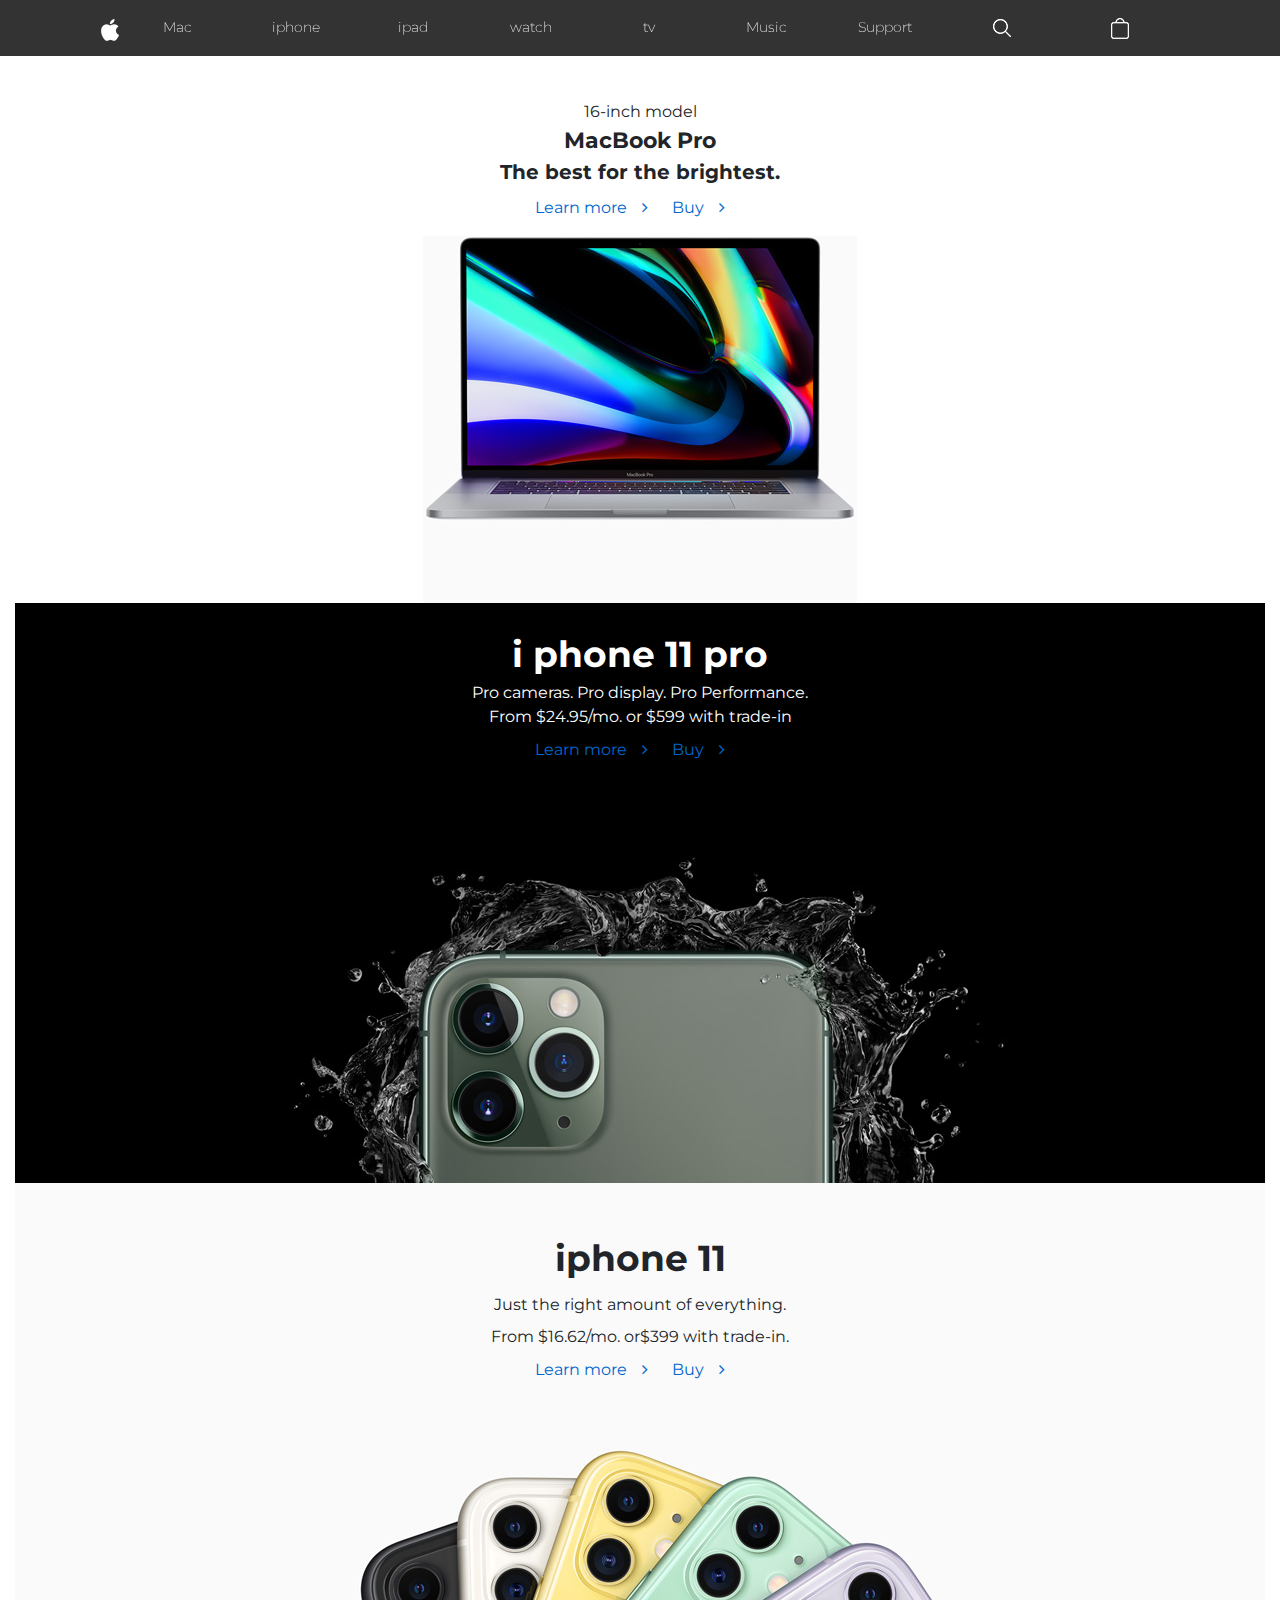
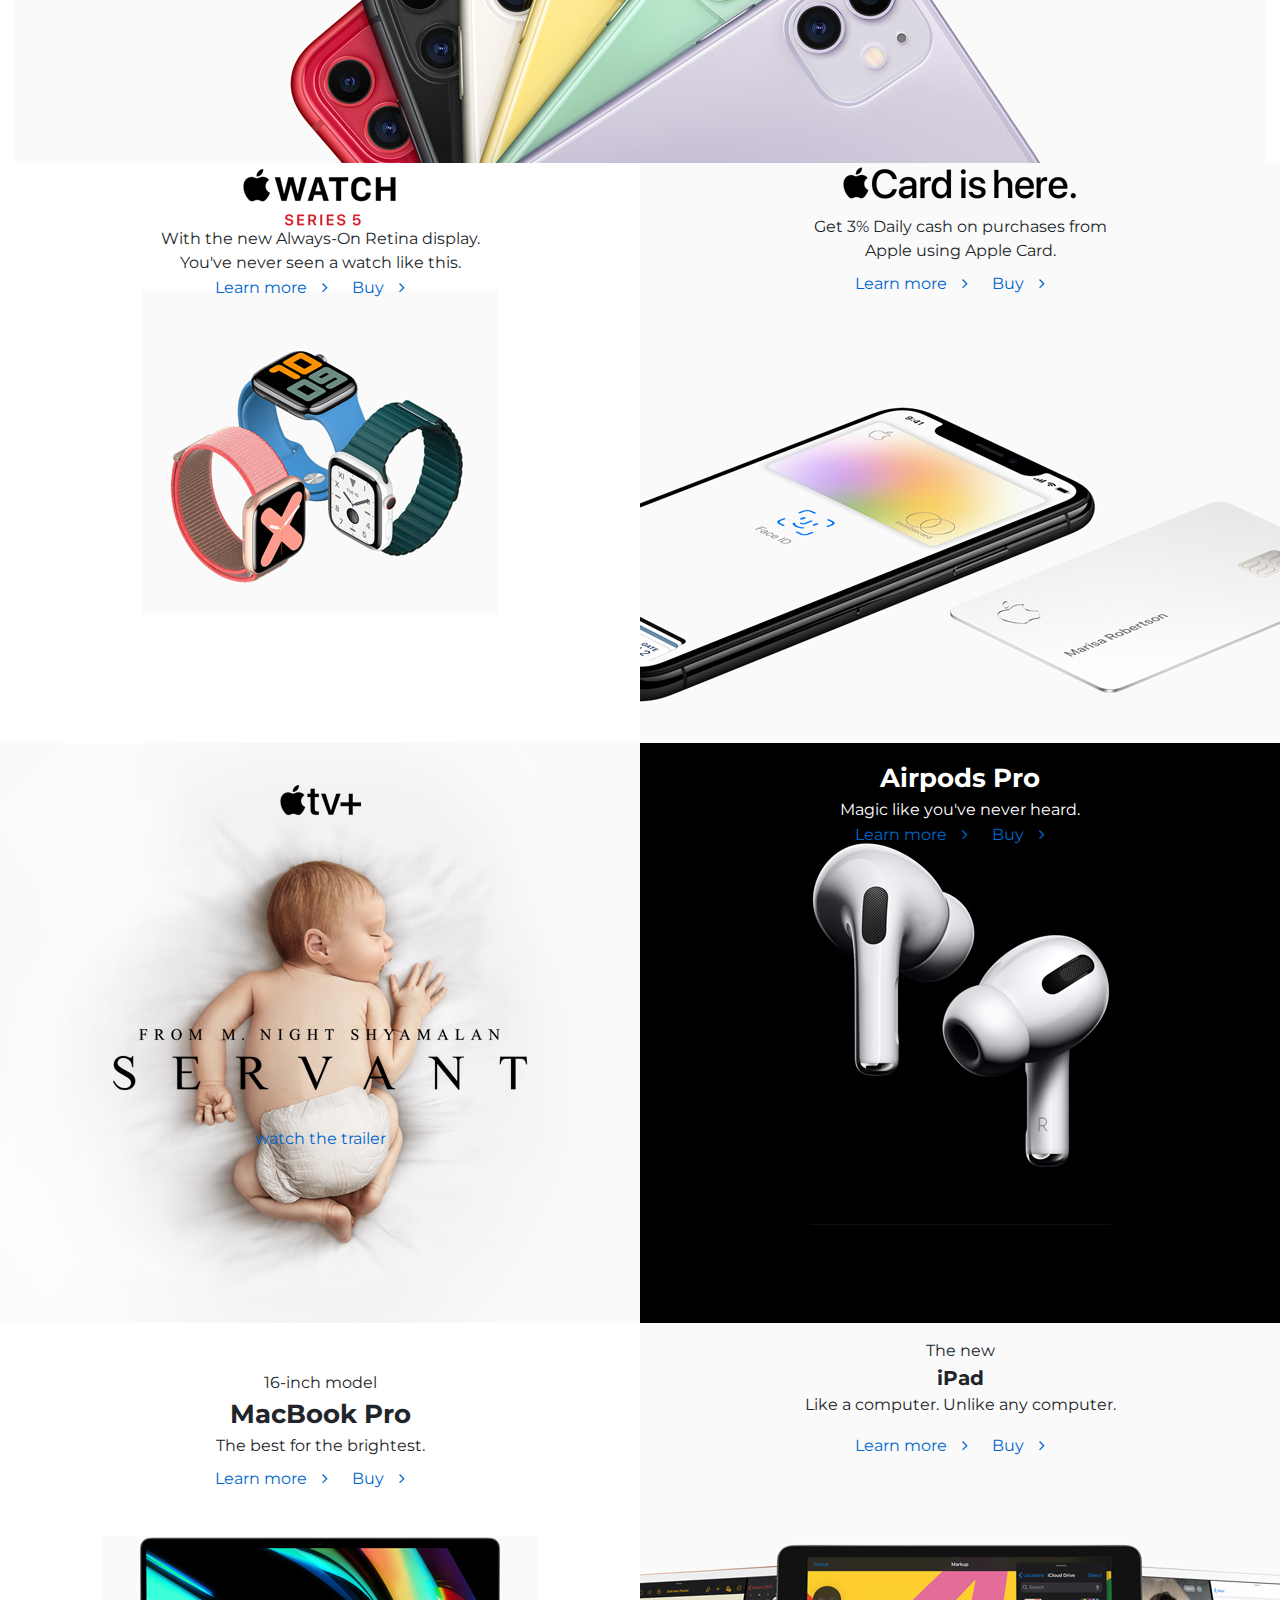
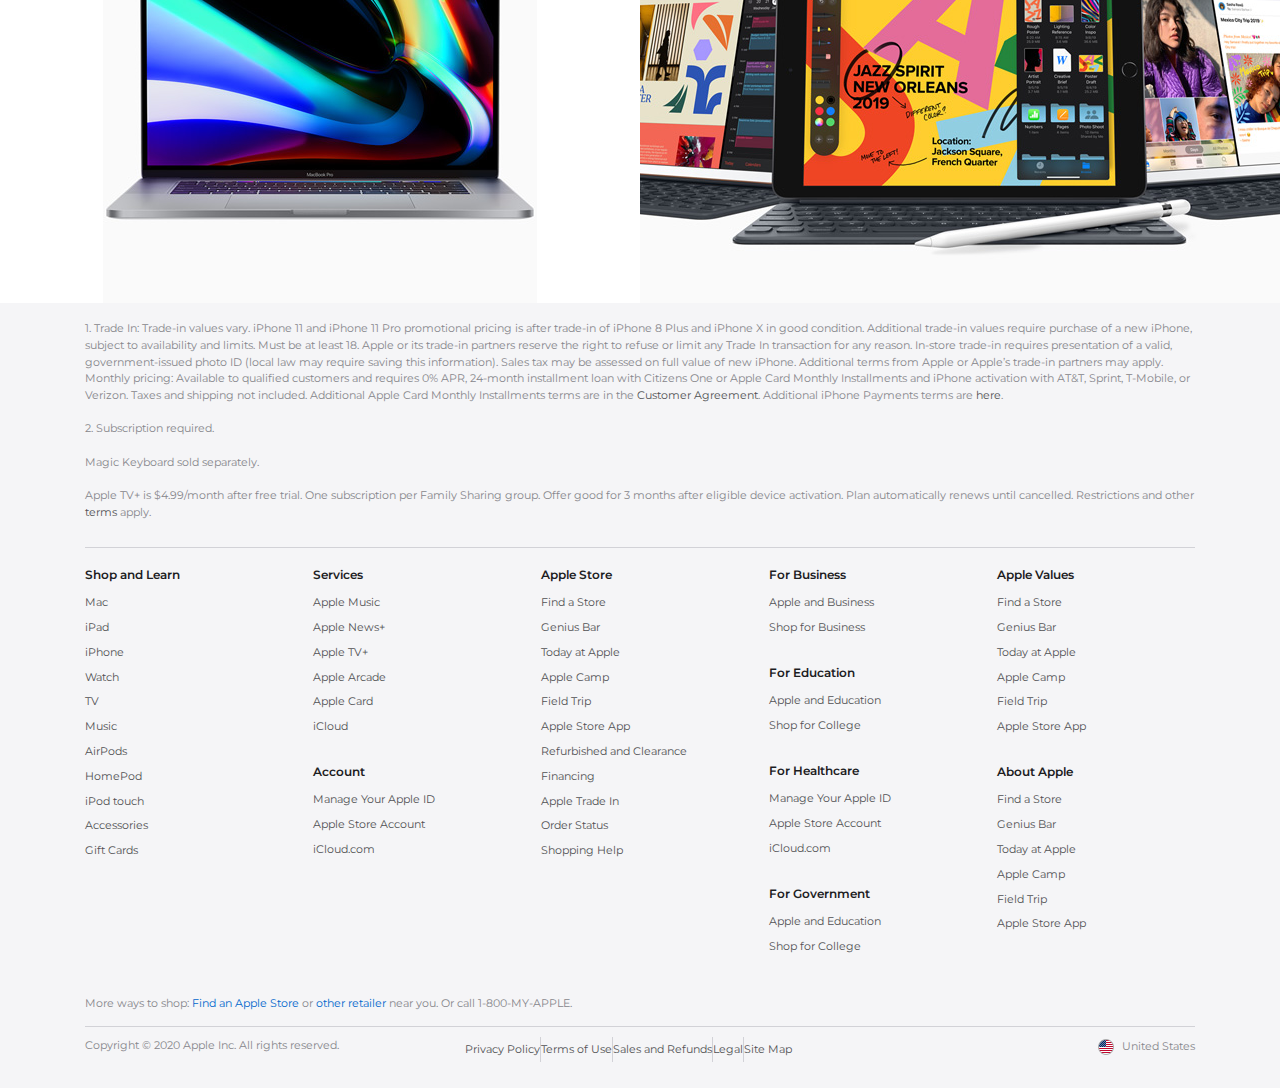
<file: BootstrapProject/apple-responsive-staring-base-code/index.html>
<!DOCTYPE html>
<html>

<head>
  <title>Apple Responsive Replica</title>

  <!-- Some meta tags -->
  <meta charset="utf-8" />
  <meta name="viewport" content="width=device-width, initial-scale=1, shrink-to-fit=no" />
  <meta name="title" content="Apple Responsive Replica" />
  <meta name="description" content="A responsive replica of Apple's website" />
  <link rel='icon' href='images/icons/favicon.ico' type='image/x-icon' />

  <!-- Link to the Font-Awesome Font -->
  <link rel="stylesheet" href="https://maxcdn.bootstrapcdn.com/font-awesome/4.6.2/css/font-awesome.min.css" />

  <!-- Link to Montserrat font from Google Fonts-->
  <link
    href="https://fonts.googleapis.com/css?family=Montserrat:200,200i,300,300i,400,600,600i,700,700i,800,800i,900,900i&display=swap"
    rel="stylesheet" />
  


  <!-- Styles -->
  <!-- Bootstrap Styles -->
  <link rel="stylesheet" type="text/css" href="css/bootstrap.css" />
  <!-- Custom Styles -->
  <link rel="stylesheet" type="text/css" href="css/styles.css" />
</head>

<body>
  <!-- Header navigation -->
  <div class="nav-wrapper fixed-top">
    <div class="container">
      <nav class="navbar navbar-toggleable-sm navbar-expand-md">
        <button class="navbar-toggler navbar-toggler-right" type="button" data-toggle="collapse"
          data-target=".navbar-collapse">
          ☰
        </button>
        <a class="navbar-brand mx-auto" href="#"><img src="images/icons/logo-sm.png" /></a>

        <div class="navbar-collapse collapse">
          <ul class="navbar-nav nav-justified w-100 nav-fill">
            <li class="nav-item">
              <a class="nav-link js-scroll-trigger" href="/mac/">Mac</a>
            </li>
            <li class="nav-item">
              <a class="nav-link js-scroll-trigger" href="#">iphone</a>
            </li>
            <li class="nav-item">
              <a class="nav-link js-scroll-trigger" href="#">ipad</a>
            </li>
            <li class="nav-item">
              <a class="nav-link js-scroll-trigger" href="#">watch</a>
            </li>
            <li class="nav-item">
              <a class="nav-link js-scroll-trigger" href="#">tv</a>
            </li>
            <li class="nav-item">
              <a class="nav-link js-scroll-trigger" href="#">Music</a>
            </li>
            <li class="nav-item">
              <a class="nav-link js-scroll-trigger" href="#">Support</a>
            </li>
            <li class="nav-item">
              <a class="nav-link js-scroll-trigger" href="/search/"><img src="images/icons/search-icon-sm.png" /></a>
            </li>
            <li class="nav-item">
              <a class="nav-link js-scroll-trigger" href="/cart/"><img src="images/icons/cart-sm.png" /></a>
            </li>
          </ul>
        </div>
      </nav>
    </div>
  </div>

  <!-- Your code goes in here -->
  <!--  -->
  <div class="top-100">
    <div class="container">
      <p></p>
    </div>
  </div>
  
  <!-- first-section -->
  <section class="container-fluid">
    <div class="first-wrapper text-center">
      <div> 16-inch model</div>
      <div class="mac">MacBook Pro</div>
      <div class=" bright pb-2">The best for the brightest.</div>
      <div>
        <ul class="links-wrapper links ">
          <li><a href="">Learn more</a> 
            
          </li>
          <li><a href="">Buy</a></li>
        </ul>
      </div>
      <div class first-macbook><img src="./images/home/macbook-pro.jpg" alt=""></div>
    </div>
  </section>
  <!-- second-section -->
  <section class="container-fluid">
    <div class="second-wrapper text-center">
      <div class=" iphone pt-4">i phone 11 pro</div>
      <div>Pro cameras. Pro display. Pro Performance.</div>
      <div>From $24.95/mo. or $599 with trade-in</div>
      <div>
        <ul class="links-wrapper pt-2 links">
        <li> <a href="">Learn more</a></li>
        <li> <a href="">Buy</a></li>
        </ul>
      </div>   
    </div>
  </section>
  <!-- third-section -->
  <section class="container-fluid">
    <div class="third-wrapper text-center">
      <div class="iphone11 pt-5">iphone 11 </div>
      <div class="pt-2">Just the right amount of everything.</div>
      <div class="pt-2">From $16.62/mo. or$399 with trade-in.</div>
      <div>
        <ul class="links-wrapper pt-2 links-wrapper-2 links">
          <li><a href="">Learn more</a></li>
          <li><a href="">Buy</a></li>
        </ul>
      </div>
    </div>
  </section>
  <!-- fourth-section -->
  <section class="container-fluid">
    <div class="fourth-wrapper text-center row ">
      <div class="fourth-wrapper-left col-md-6">
        <div class="pt-1">
          <img src="./images/icons/watch-series5-logo.png" alt="">
        </div>
        <div>With the new Always-On Retina display.</div>
        <div>You've never seen a watch like this.</div>
        <div>
          <ul class="links-wrapper links-wrapper links">
            <li><a href="">Learn more</a></li>
            <li><a href="">Buy</a></li>
          </ul>
        </div>
      </div>
<div class="fourth-wrapper-right col-md-6">
  <div class="pt-1" >
    <img src="./images/icons/apple-card-logo.png" alt="">
  </div>
  <div class="pt-3">Get 3% Daily cash on purchases from</div>
  <div>Apple using Apple Card.</div>
  <div>
    <ul class="links-wrapper pt-2 links">
      <li><a href="">Learn more</a></li>
      <li><a href="">Buy</a></li>
    </ul>
  </div>
</div>
    </div>
  </section>
  <!-- fifth-section -->
  <section class="container-fluid">
    <div class="fifth-wrapper text-center row">
      <div class="fifth-wrapper-left col-md-6">
        <div>
        <div class="logo-wrapper">
          <img src="./images/icons/apple-tv-logo.png" alt="">
        </div>
        <div class="servant">
          <img src="./images/icons/servant-logo.png" alt="">
        </div>
        <div class="trailer"><a href="">watch the trailer</a></div></div>
      </div>
      <div class="fifth-wrapper-right col-md-6">
        <div class="wrapper5">
        <div class="airpods pt-3">Airpods Pro</div>
        <div>Magic like you've never heard.</div>
        <ul class="links-wrapper links-wrapper-2 links">
          <li><a href="">Learn more</a></li>
          <li><a href="">Buy</a></li>
        </ul>
        
      </div>
    </div>
  </section>
  <!-- sixth-section -->
  <section class="container-fluid">
    <div class="sixth-wrapper text-center row">
      <div class="sixthleft-side-wrapper col-md-6">
        <div class="pt-5">16-inch model</div>
        <div class="macbook">MacBook Pro</div>
        <div>The best for the brightest.</div>
        <div>
          <ul class="links-wrapper pt-2 links-wrapper-1 links">
            <li><a href="">Learn more</a></li>
            <li><a href="">Buy</a></li>
          </ul>
        </div>
      </div>
      <div class="right-side-wrapper col-md-6">
        <div class="pt-3">The new</div>
        <div class="ipad">iPad</div>
        <div>Like a computer. Unlike any computer.</div>
        <div>
          <ul class="links-wrapper pt-3 links">
            <li><a href="">Learn more</a></li>
            <li><a href="">Buy</a></li>
          </ul>
        </div>
      </div>
    </div>
  </section>





  <!-- Footer section stats here -->
  <footer class="footer-wrapper">
    <div class="container">
      <div class="upper-text-container">
        <p>
          1. Trade In: Trade‑in values vary. iPhone 11 and iPhone 11 Pro
          promotional pricing is after trade‑in of iPhone 8 Plus and iPhone X
          in good condition. Additional trade‑in values require purchase of a
          new iPhone, subject to availability and limits. Must be at least 18.
          Apple or its trade-in partners reserve the right to refuse or limit
          any Trade In transaction for any reason. In‑store trade‑in requires
          presentation of a valid, government-issued photo ID (local law may
          require saving this information). Sales tax may be assessed on full
          value of new iPhone. Additional terms from Apple or Apple’s trade-in
          partners may apply. Monthly pricing: Available to qualified
          customers and requires 0% APR, 24-month installment loan with
          Citizens One or Apple Card Monthly Installments and iPhone
          activation with AT&T, Sprint, T-Mobile, or Verizon. Taxes and
          shipping not included. Additional Apple Card Monthly Installments
          terms are in the
          <a href="https://www.goldmansachs.com/terms-and-conditions/Apple-Card-Customer-Agreement.pdf" target="_blank">
            Customer Agreement</a>. Additional iPhone Payments terms are
          <a href="https://www.apple.com/legal/sales-support/iphoneinstallments_us/">
            here</a>.
        </p>
        <p>
          2. Subscription required.<br /><br />
          Magic Keyboard sold separately.<br /><br />
          Apple TV+ is $4.99/month after free trial. One subscription per
          Family Sharing group. Offer good for 3 months after eligible device
          activation. Plan automatically renews until cancelled. Restrictions
          and other <a href="https://www.apple.com/promo/">terms </a> apply.
        </p>
      </div>
      <div class="footer-links-wrapper row">
        <div class="links-wrapper-1 col-sm-12 col-md">
          <h3>Shop and Learn</h3>
          <ul>
            <li><a href="#">Mac</a></li>
            <li><a href="#">iPad</a></li>
            <li><a href="#">iPhone</a></li>
            <li><a href="#">Watch</a></li>
            <li><a href="#">TV</a></li>
            <li><a href="#">Music</a></li>
            <li><a href="#">AirPods</a></li>
            <li><a href="#">HomePod</a></li>
            <li><a href="#">iPod touch</a></li>
            <li><a href="#">Accessories</a></li>
            <li><a href="#">Gift Cards</a></li>
          </ul>
        </div>
        <div class="links-wrapper-2 col-sm-12 col-md">
          <h3>Services</h3>
          <ul>
            <li><a href="#">Apple Music</a></li>
            <li><a href="#">Apple News+</a></li>
            <li><a href="#">Apple TV+</a></li>
            <li><a href="#">Apple Arcade</a></li>
            <li><a href="#">Apple Card</a></li>
            <li><a href="#">iCloud</a></li>
          </ul>
          <h3>Account</h3>
          <ul>
            <li><a href="#">Manage Your Apple ID</a></li>
            <li><a href="#">Apple Store Account</a></li>
            <li><a href="#">iCloud.com</a></li>
          </ul>
        </div>
        <div class="links-wrapper-3 col-sm-12 col-md">
          <h3>Apple Store</h3>
          <ul>
            <li><a href="#">Find a Store</a></li>
            <li><a href="#">Genius Bar</a></li>
            <li><a href="#">Today at Apple</a></li>
            <li><a href="#">Apple Camp</a></li>
            <li><a href="#">Field Trip</a></li>
            <li><a href="#">Apple Store App</a></li>
            <li><a href="#">Refurbished and Clearance</a></li>
            <li><a href="#">Financing</a></li>
            <li><a href="#">Apple Trade In</a></li>
            <li><a href="#">Order Status</a></li>
            <li><a href="#">Shopping Help</a></li>
          </ul>
        </div>
        <div class="links-wrapper-4 col-sm-12 col-md">
          <h3>For Business</h3>
          <ul>
            <li><a href="#">Apple and Business</a></li>
            <li><a href="#">Shop for Business</a></li>
          </ul>
          <h3>For Education</h3>
          <ul>
            <li><a href="#">Apple and Education</a></li>
            <li><a href="#">Shop for College</a></li>
          </ul>
          <h3>For Healthcare</h3>
          <ul>
            <li><a href="#">Manage Your Apple ID</a></li>
            <li><a href="#">Apple Store Account</a></li>
            <li><a href="#">iCloud.com</a></li>
          </ul>
          <h3>For Government</h3>
          <ul>
            <li><a href="#">Apple and Education</a></li>
            <li><a href="#">Shop for College</a></li>
          </ul>
        </div>
        <div class="links-wrapper-5 col-sm-12 col-md">
          <h3>Apple Values</h3>
          <ul>
            <li><a href="#">Find a Store</a></li>
            <li><a href="#">Genius Bar</a></li>
            <li><a href="#">Today at Apple</a></li>
            <li><a href="#">Apple Camp</a></li>
            <li><a href="#">Field Trip</a></li>
            <li><a href="#">Apple Store App</a></li>
          </ul>
          <h3>About Apple</h3>
          <ul>
            <li><a href="#">Find a Store</a></li>
            <li><a href="#">Genius Bar</a></li>
            <li><a href="#">Today at Apple</a></li>
            <li><a href="#">Apple Camp</a></li>
            <li><a href="#">Field Trip</a></li>
            <li><a href="#">Apple Store App</a></li>
          </ul>
        </div>
      </div>
      <div class="my-apple-wrapper">
        More ways to shop: <a href="#">Find an Apple Store</a> or
        <a href="#">other retailer</a> near you. Or call 1-800-MY-APPLE.
      </div>
      <div class="copyright-wrapper row">
        <div class="
              copyright
              col-sm-12
              order-2
              col-md-8
              order-md-1
              col-lg-4
              order-lg-1
            ">
          Copyright &copy; 2020 Apple Inc. All rights reserved.
        </div>
        <div class="footer-links-terms col-sm-12 order-3 col-lg-6 order-lg-2">
          <ul>
            <li><a href="#">Privacy Policy</a></li>
            <li><a href="#">Terms of Use</a></li>
            <li><a href="#">Sales and Refunds</a></li>
            <li><a href="#">Legal</a></li>
            <li><a href="#">Site Map</a></li>
          </ul>
        </div>
        <div class="
              footer-country
              col-sm-12
              order-1
              col-md-4
              order-md-2
              text-md-right
              col-lg-2
              order-lg-3
            ">
          <div class="flag-wrapper"><img src="images/icons/16.png" /></div>
          <div class="footer-country-name">United States</div>
        </div>
      </div>
    </div>
  </footer>
  <!-- Footer section ends here -->

  <!-- Javascript -->

  <!-- jQuery -->
  <script src="https://ajax.googleapis.com/ajax/libs/jquery/3.4.1/jquery.min.js"></script>

  <!-- Bootsrap JS -->
  <script src="js/bootstrap.js"></script>
</body>

</html>
</file>
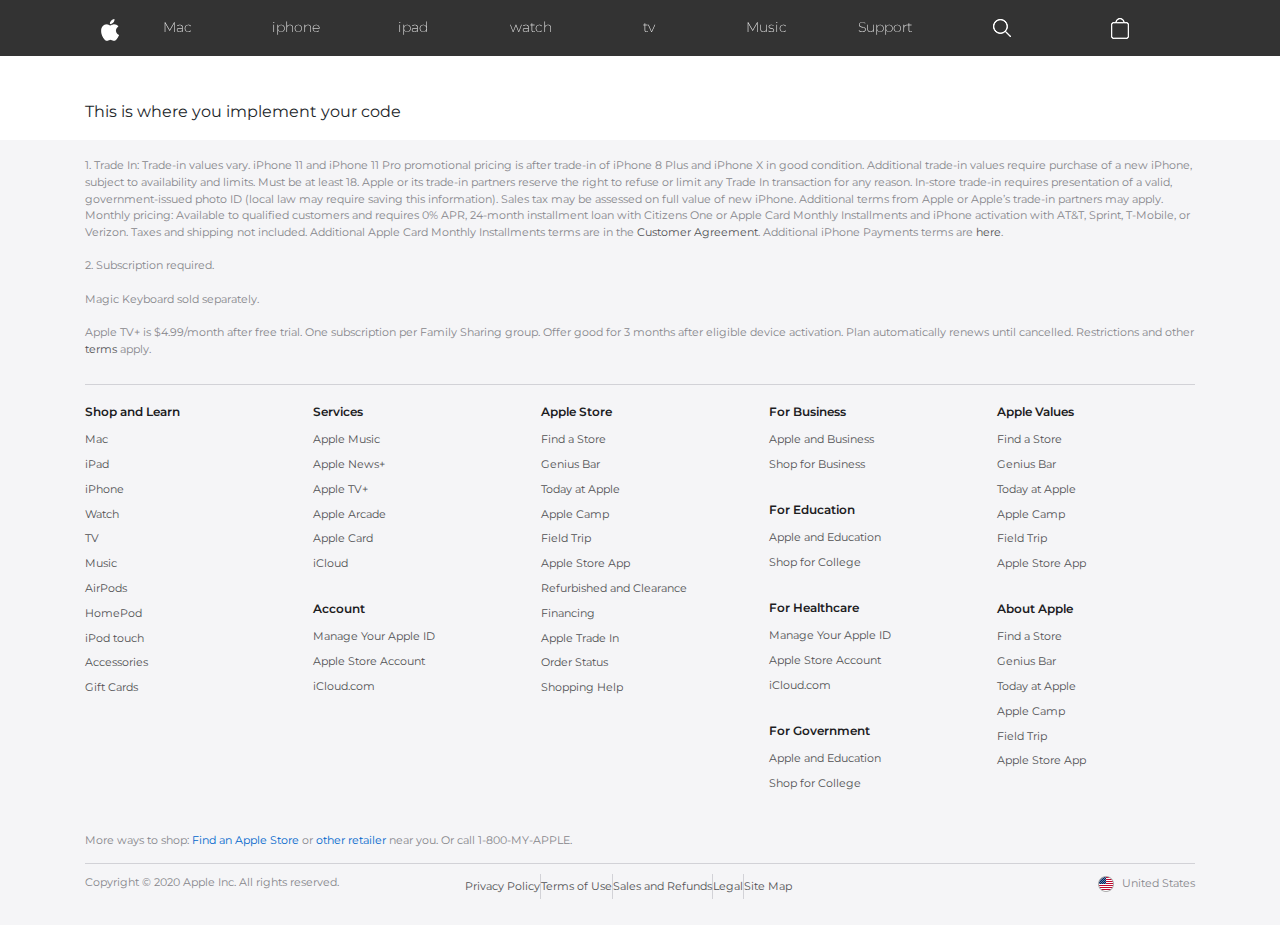
<file: BootstrapResource/apple-responsive-staring-base-code/index.html>
<!DOCTYPE html>
<html>
  <head>
    <title>Apple Responsive Replica</title>

    <!-- Some meta tags -->
    <meta charset="utf-8" />
    <meta
      name="viewport"
      content="width=device-width, initial-scale=1, shrink-to-fit=no"
    />
    <meta name="title" content="Apple Responsive Replica" />
    <meta
      name="description"
      content="A responsive replica of Apple's website"
    />
    <link rel='icon' href='images/icons/favicon.ico' type='image/x-icon'/ >

    <!-- Link to the Font-Awesome Font -->
    <link
      rel="stylesheet"
      href="https://maxcdn.bootstrapcdn.com/font-awesome/4.6.2/css/font-awesome.min.css"
    />

    <!-- Link to Montserrat font from Google Fonts-->
    <link
      href="https://fonts.googleapis.com/css?family=Montserrat:200,200i,300,300i,400,600,600i,700,700i,800,800i,900,900i&display=swap"
      rel="stylesheet"
    />

    <!-- Styles -->
    <!-- Bootstrap Styles -->
    <link rel="stylesheet" type="text/css" href="css/bootstrap.css" />
    <!-- Custom Styles -->
    <link rel="stylesheet" type="text/css" href="css/styles.css" />
  </head>
  <body>
    <!-- Header navigation -->
    <div class="nav-wrapper fixed-top">
      <div class="container">
        <nav class="navbar navbar-toggleable-sm navbar-expand-md">
          <button
            class="navbar-toggler navbar-toggler-right"
            type="button"
            data-toggle="collapse"
            data-target=".navbar-collapse"
          >
            ☰
          </button>
          <a class="navbar-brand mx-auto" href="#"
            ><img src="images/icons/logo-sm.png"
          /></a>

          <div class="navbar-collapse collapse">
            <ul class="navbar-nav nav-justified w-100 nav-fill">
              <li class="nav-item">
                <a class="nav-link js-scroll-trigger" href="/mac/">Mac</a>
              </li>
              <li class="nav-item">
                <a class="nav-link js-scroll-trigger" href="#">iphone</a>
              </li>
              <li class="nav-item">
                <a class="nav-link js-scroll-trigger" href="#">ipad</a>
              </li>
              <li class="nav-item">
                <a class="nav-link js-scroll-trigger" href="#">watch</a>
              </li>
              <li class="nav-item">
                <a class="nav-link js-scroll-trigger" href="#">tv</a>
              </li>
              <li class="nav-item">
                <a class="nav-link js-scroll-trigger" href="#">Music</a>
              </li>
              <li class="nav-item">
                <a class="nav-link js-scroll-trigger" href="#">Support</a>
              </li>
              <li class="nav-item">
                <a class="nav-link js-scroll-trigger" href="/search/"
                  ><img src="images/icons/search-icon-sm.png"
                /></a>
              </li>
              <li class="nav-item">
                <a class="nav-link js-scroll-trigger" href="/cart/"
                  ><img src="images/icons/cart-sm.png"
                /></a>
              </li>
            </ul>
          </div>
        </nav>
      </div>
    </div>

    <!-- Your code goes in here -->
    <!--  -->
    <div class="top-100">
      <div class="container">
        <p>This is where you implement your code</p>
      </div>
    </div>

    <!-- Footer section stats here -->
    <footer class="footer-wrapper">
      <div class="container">
        <div class="upper-text-container">
          <p>
            1. Trade In: Trade‑in values vary. iPhone 11 and iPhone 11 Pro
            promotional pricing is after trade‑in of iPhone 8 Plus and iPhone X
            in good condition. Additional trade‑in values require purchase of a
            new iPhone, subject to availability and limits. Must be at least 18.
            Apple or its trade-in partners reserve the right to refuse or limit
            any Trade In transaction for any reason. In‑store trade‑in requires
            presentation of a valid, government-issued photo ID (local law may
            require saving this information). Sales tax may be assessed on full
            value of new iPhone. Additional terms from Apple or Apple’s trade-in
            partners may apply. Monthly pricing: Available to qualified
            customers and requires 0% APR, 24-month installment loan with
            Citizens One or Apple Card Monthly Installments and iPhone
            activation with AT&T, Sprint, T-Mobile, or Verizon. Taxes and
            shipping not included. Additional Apple Card Monthly Installments
            terms are in the
            <a
              href="https://www.goldmansachs.com/terms-and-conditions/Apple-Card-Customer-Agreement.pdf"
              target="_blank"
            >
              Customer Agreement</a
            >. Additional iPhone Payments terms are
            <a
              href="https://www.apple.com/legal/sales-support/iphoneinstallments_us/"
            >
              here</a
            >.
          </p>
          <p>
            2. Subscription required.<br /><br />
            Magic Keyboard sold separately.<br /><br />
            Apple TV+ is $4.99/month after free trial. One subscription per
            Family Sharing group. Offer good for 3 months after eligible device
            activation. Plan automatically renews until cancelled. Restrictions
            and other <a href="https://www.apple.com/promo/">terms </a> apply.
          </p>
        </div>
        <div class="footer-links-wrapper row">
          <div class="links-wrapper-1 col-sm-12 col-md">
            <h3>Shop and Learn</h3>
            <ul>
              <li><a href="#">Mac</a></li>
              <li><a href="#">iPad</a></li>
              <li><a href="#">iPhone</a></li>
              <li><a href="#">Watch</a></li>
              <li><a href="#">TV</a></li>
              <li><a href="#">Music</a></li>
              <li><a href="#">AirPods</a></li>
              <li><a href="#">HomePod</a></li>
              <li><a href="#">iPod touch</a></li>
              <li><a href="#">Accessories</a></li>
              <li><a href="#">Gift Cards</a></li>
            </ul>
          </div>
          <div class="links-wrapper-2 col-sm-12 col-md">
            <h3>Services</h3>
            <ul>
              <li><a href="#">Apple Music</a></li>
              <li><a href="#">Apple News+</a></li>
              <li><a href="#">Apple TV+</a></li>
              <li><a href="#">Apple Arcade</a></li>
              <li><a href="#">Apple Card</a></li>
              <li><a href="#">iCloud</a></li>
            </ul>
            <h3>Account</h3>
            <ul>
              <li><a href="#">Manage Your Apple ID</a></li>
              <li><a href="#">Apple Store Account</a></li>
              <li><a href="#">iCloud.com</a></li>
            </ul>
          </div>
          <div class="links-wrapper-3 col-sm-12 col-md">
            <h3>Apple Store</h3>
            <ul>
              <li><a href="#">Find a Store</a></li>
              <li><a href="#">Genius Bar</a></li>
              <li><a href="#">Today at Apple</a></li>
              <li><a href="#">Apple Camp</a></li>
              <li><a href="#">Field Trip</a></li>
              <li><a href="#">Apple Store App</a></li>
              <li><a href="#">Refurbished and Clearance</a></li>
              <li><a href="#">Financing</a></li>
              <li><a href="#">Apple Trade In</a></li>
              <li><a href="#">Order Status</a></li>
              <li><a href="#">Shopping Help</a></li>
            </ul>
          </div>
          <div class="links-wrapper-4 col-sm-12 col-md">
            <h3>For Business</h3>
            <ul>
              <li><a href="#">Apple and Business</a></li>
              <li><a href="#">Shop for Business</a></li>
            </ul>
            <h3>For Education</h3>
            <ul>
              <li><a href="#">Apple and Education</a></li>
              <li><a href="#">Shop for College</a></li>
            </ul>
            <h3>For Healthcare</h3>
            <ul>
              <li><a href="#">Manage Your Apple ID</a></li>
              <li><a href="#">Apple Store Account</a></li>
              <li><a href="#">iCloud.com</a></li>
            </ul>
            <h3>For Government</h3>
            <ul>
              <li><a href="#">Apple and Education</a></li>
              <li><a href="#">Shop for College</a></li>
            </ul>
          </div>
          <div class="links-wrapper-5 col-sm-12 col-md">
            <h3>Apple Values</h3>
            <ul>
              <li><a href="#">Find a Store</a></li>
              <li><a href="#">Genius Bar</a></li>
              <li><a href="#">Today at Apple</a></li>
              <li><a href="#">Apple Camp</a></li>
              <li><a href="#">Field Trip</a></li>
              <li><a href="#">Apple Store App</a></li>
            </ul>
            <h3>About Apple</h3>
            <ul>
              <li><a href="#">Find a Store</a></li>
              <li><a href="#">Genius Bar</a></li>
              <li><a href="#">Today at Apple</a></li>
              <li><a href="#">Apple Camp</a></li>
              <li><a href="#">Field Trip</a></li>
              <li><a href="#">Apple Store App</a></li>
            </ul>
          </div>
        </div>
        <div class="my-apple-wrapper">
          More ways to shop: <a href="#">Find an Apple Store</a> or
          <a href="#">other retailer</a> near you. Or call 1-800-MY-APPLE.
        </div>
        <div class="copyright-wrapper row">
          <div
            class="
              copyright
              col-sm-12
              order-2
              col-md-8
              order-md-1
              col-lg-4
              order-lg-1
            "
          >
            Copyright &copy; 2020 Apple Inc. All rights reserved.
          </div>
          <div class="footer-links-terms col-sm-12 order-3 col-lg-6 order-lg-2">
            <ul>
              <li><a href="#">Privacy Policy</a></li>
              <li><a href="#">Terms of Use</a></li>
              <li><a href="#">Sales and Refunds</a></li>
              <li><a href="#">Legal</a></li>
              <li><a href="#">Site Map</a></li>
            </ul>
          </div>
          <div
            class="
              footer-country
              col-sm-12
              order-1
              col-md-4
              order-md-2
              text-md-right
              col-lg-2
              order-lg-3
            "
          >
            <div class="flag-wrapper"><img src="images/icons/16.png" /></div>
            <div class="footer-country-name">United States</div>
          </div>
        </div>
      </div>
    </footer>
    <!-- Footer section ends here -->

    <!-- Javascript -->

    <!-- jQuery -->
    <script src="https://ajax.googleapis.com/ajax/libs/jquery/3.4.1/jquery.min.js"></script>

    <!-- Bootsrap JS -->
    <script src="js/bootstrap.js"></script>
  </body>
</html>
</file>
<file: BootstrapProject/apple-responsive-staring-base-code/css/styles.css>
/* General Styling*/
* {
  margin: 0%;
  padding: 0%;
}

body {
  font-family: "Montserrat", sans-serif;
}
a {
  color: #06c;
}
img {
  max-width: 100%;
}
.white {
  color: #fff;
}

.grey {
  color: #86868b;
}
.top-50 {
  margin-top: 50px;
}
.top-100 {
  margin-top: 100px;
}
/* Header Style */
.nav-wrapper {
  background: rgba(0, 0, 0, 0.8);
  font-size: 0.85em;
  font-weight: 200;
}
.nav-wrapper ul li a {
  color: #fff;
}
.navbar-toggler {
  color: #fff;
}
.nav-item {
  text-align: left !important;
  padding: 4px 0;
  border-bottom: 1px solid #4b4b4b;
}

/* first-section */

.links-wrapper li {
  display: inline-block;
  padding-right: 20px;
}
.links a::after{
font-family: "fontAwesome";
content: "\f105";
padding-left: 15px;
}

.mac {
  font-size: 22px;
  font-weight: bold;
}
.bright {
  font-size: 20px;
  font-weight: bold;
}
/* second-section */
.second-wrapper {
  background-color: black;
  color: #fff;
}
.iphone {
  font-weight: bold;
  font-size: 36px;
}
.second-wrapper {
  background-image: url(../images/home/iphone11-pro-bg.jpg);
  height: 580px;
  background-position: center;
}
/* third-section */
.third-wrapper {
  background-image: url(../images/home/iphone11-bg.jpg);
  height: 580px;
  background-position: center;
}

.iphone11 {
  font-size: 36px;
  font-weight: bold;
}
/* fourth-section */
.fourth-wrapper-left {
  background-image: url(../images/home/watch.jpg);
  height: 580px;
  background-position: center;
  background-repeat: no-repeat;
  background-size: initial;
}
.fourth-wrapper-right {
  background-image: url(../images/home/apple-card.jpg);
  height: 580px;
  background-position: center;
  background-size: cover;
}

/* fifth-section */

.fifth-wrapper-left {
  background-image: url(../images/home/apple-tv-background.jpg);
  height: 580px;
  background-position: center;
  background-size: cover;
}

.fifth-wrapper-right {
  background-image: url(../images/home/air-pods.jpg);
  height: 580px;
  background-position: cover;
  background-position: center;
  background-repeat: no-repeat;
  background-color: black;
  color: #fff;
}
.airpods {
  font-size: 26px;
  font-weight: bold;
}
.logo-wrapper {
  padding-top: 40px;
}
.servant {
  padding-top: 200px;
}
.trailer {
  padding-top:30px;
}

/* sixth-section */
.sixthleft-side-wrapper {
  background-image: url(../images/home/macbook-pro.jpg);
  height: 580px;
  background-position: bottom;
  background-repeat: no-repeat;
  background-size: initial;
}
.right-side-wrapper {
  background-image: url(../images/home/new-ipad.jpg);
  height: 580px;
  background-position: center;
}
.macbook {
  font-size: 26px;
  font-weight: bold;
}
.ipad {
  font-size: 20px;
  font-weight: bold;
}

/* Footer Styling */
.footer-wrapper {
  background-color: #f5f5f7;
  color: #86868b;
  font-size: 0.7em;
}
.footer-wrapper ul {
  list-style: none;
  padding-bottom: 10px;
  padding-inline-start: 0px;
}
.footer-wrapper ul a {
  color: #515154;
}
.my-apple-wrapper {
  padding-bottom: 15px;
  margin-top: 10px;
}
.copyright {
  margin-top: 15px;
}
.footer-country {
  margin-top: 8px;
}
.flag-wrapper {
  display: inline-block;
  vertical-align: middle;
  padding-right: 5px;
}
.footer-country-name {
  display: inline-block;
  vertical-align: middle;
}
.footer-links-terms ul {
  display: flex;
}
.footer-links-terms ul li {
  padding: 0 10px;
  border-right: 1px solid #d2d2d7;
}
.footer-links-terms ul li:first-child {
  padding-left: 0;
}
.footer-links-terms ul li:last-child {
  border-right: 0;
}

.footer-links-wrapper h3 {
  font-size: 12px;
  font-weight: 600;
  color: #1d1d1f;
}
.footer-wrapper ul li {
  padding: 4px 0;
}
.upper-text-container {
  border-bottom: 1px solid #d2d2d7;
  padding: 17px 0 10px;
  margin-bottom: 20px;
}
.upper-text-container a {
  color: #515154;
}

/*Media Query*/
/* fourth-wrapper */

/* Footer */
@media (max-width: 768px) {
  .footer-links-wrapper ul {
    display: none;
  }
  .footer-links-wrapper h3 {
    padding: 10px 0;
    border-bottom: 1px solid #ccc;
  }
  .footer-links-wrapper h3:after {
    font-family: "FontAwesome";
    content: "\f067";
    padding-left: 10px;
    position: absolute;
    right: 25px;
  }
}
@media (min-width: 768px) {
  /*Nav bar*/
  .nav-item {
    text-align: center !important;
    padding: 0;
    border-bottom: 0px;
  }
  /*Footer styling*/
  .my-apple-wrapper {
    border-bottom: 1px solid #d2d2d7;
  }
}
@media (min-width: 992px) {
  /*Footer styling*/
  .copyright {
    margin-top: 10px;
  }
  .footer-country {
    margin-top: 10px;
  }
  .footer-links-terms {
    margin-top: 10px;
  }
}
</file>
<file: BootstrapResource/apple-responsive-staring-base-code/css/styles.css>
/* General Styling*/
body {
  font-family: "Montserrat", sans-serif;
}
a {
  color: #06c;
}
img {
  max-width: 100%;
}
.white {
  color: #fff;
}
.black {
  color: #1d1d1f;
}
.grey {
  color: #86868b;
}
.top-50 {
  margin-top: 50px;
}
.top-100 {
  margin-top: 100px;
}
/* Header Style */
.nav-wrapper {
  background: rgba(0, 0, 0, 0.8);
  font-size: 0.85em;
  font-weight: 200;
}
.nav-wrapper ul li a {
  color: #fff;
}
.navbar-toggler {
  color: #fff;
}
.nav-item {
  text-align: left !important;
  padding: 4px 0;
  border-bottom: 1px solid #4b4b4b;
}

/* Footer Styling */
.footer-wrapper {
  background-color: #f5f5f7;
  color: #86868b;
  font-size: 0.7em;
}
.footer-wrapper ul {
  list-style: none;
  padding-bottom: 10px;
  padding-inline-start: 0px;
}
.footer-wrapper ul a {
  color: #515154;
}
.my-apple-wrapper {
  padding-bottom: 15px;
  margin-top: 10px;
}
.copyright {
  margin-top: 15px;
}
.footer-country {
  margin-top: 8px;
}
.flag-wrapper {
  display: inline-block;
  vertical-align: middle;
  padding-right: 5px;
}
.footer-country-name {
  display: inline-block;
  vertical-align: middle;
}
.footer-links-terms ul {
  display: flex;
}
.footer-links-terms ul li {
  padding: 0 10px;
  border-right: 1px solid #d2d2d7;
}
.footer-links-terms ul li:first-child {
  padding-left: 0;
}
.footer-links-terms ul li:last-child {
  border-right: 0;
}

.footer-links-wrapper h3 {
  font-size: 12px;
  font-weight: 600;
  color: #1d1d1f;
}
.footer-wrapper ul li {
  padding: 4px 0;
}
.upper-text-container {
  border-bottom: 1px solid #d2d2d7;
  padding: 17px 0 10px;
  margin-bottom: 20px;
}
.upper-text-container a {
  color: #515154;
}

/*Media Query*/
/* Footer */
@media (max-width: 768px) {
  .footer-links-wrapper ul {
    display: none;
  }
  .footer-links-wrapper h3 {
    padding: 10px 0;
    border-bottom: 1px solid #ccc;
  }
  .footer-links-wrapper h3:after {
    font-family: "FontAwesome";
    content: "\f067";
    padding-left: 10px;
    position: absolute;
    right: 25px;
  }
}
@media (min-width: 768px) {
  /*Nav bar*/
  .nav-item {
    text-align: center !important;
    padding: 0;
    border-bottom: 0px;
  }
  /*Footer styling*/
  .my-apple-wrapper {
    border-bottom: 1px solid #d2d2d7;
  }
}
@media (min-width: 992px) {
  /*Footer styling*/
  .copyright {
    margin-top: 10px;
  }
  .footer-country {
    margin-top: 10px;
  }
  .footer-links-terms {
    margin-top: 10px;
  }
}
</file>
